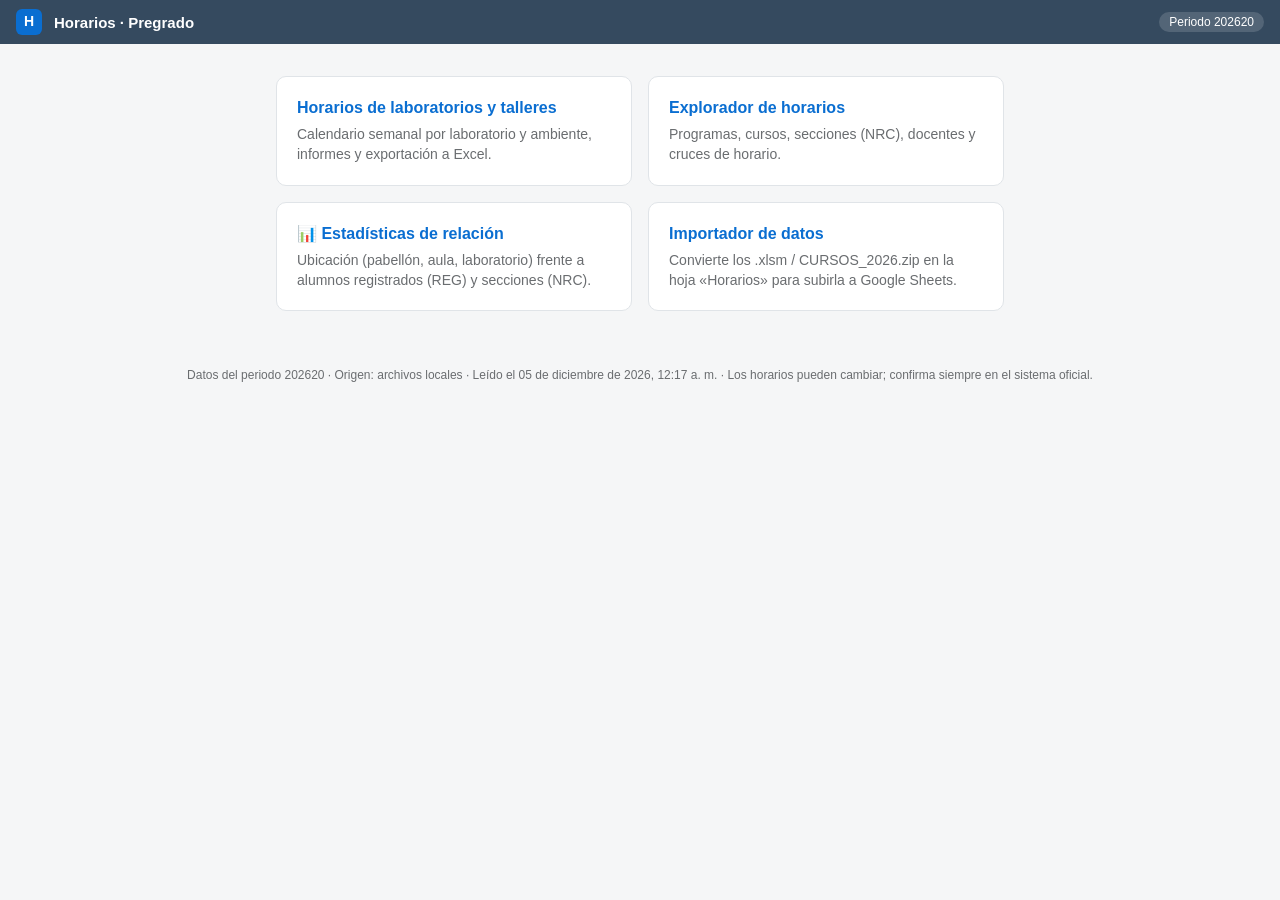
<file: index.html>
<!DOCTYPE html>
<html lang="es"><head><meta charset="utf-8">
<meta name="viewport" content="width=device-width, initial-scale=1, viewport-fit=cover">
<title>Horarios · Pregrado</title>
<link rel="stylesheet" href="assets/css/portal.css">
</head><body>
<header><div class="logo">H</div><h1>Horarios · Pregrado</h1><span class="pill" data-periodo>Periodo …</span></header>
<main>
  <a class="card" href="laboratorios.html"><b>Horarios de laboratorios y talleres</b><span>Calendario semanal por laboratorio y ambiente, informes y exportación a Excel.</span></a>
  <a class="card" href="explorador.html"><b>Explorador de horarios</b><span>Programas, cursos, secciones (NRC), docentes y cruces de horario.</span></a>
  <a class="card" href="estadisticas.html"><b>📊 Estadísticas de relación</b><span>Ubicación (pabellón, aula, laboratorio) frente a alumnos registrados (REG) y secciones (NRC).</span></a>
  <a class="card" href="importador.html"><b>Importador de datos</b><span>Convierte los .xlsm / CURSOS_2026.zip en la hoja «Horarios» para subirla a Google Sheets.</span></a>
</main>
<footer id="pie"></footer>
<script src="assets/js/datos.js" data-app="portal"></script>
</body></html>
</file>
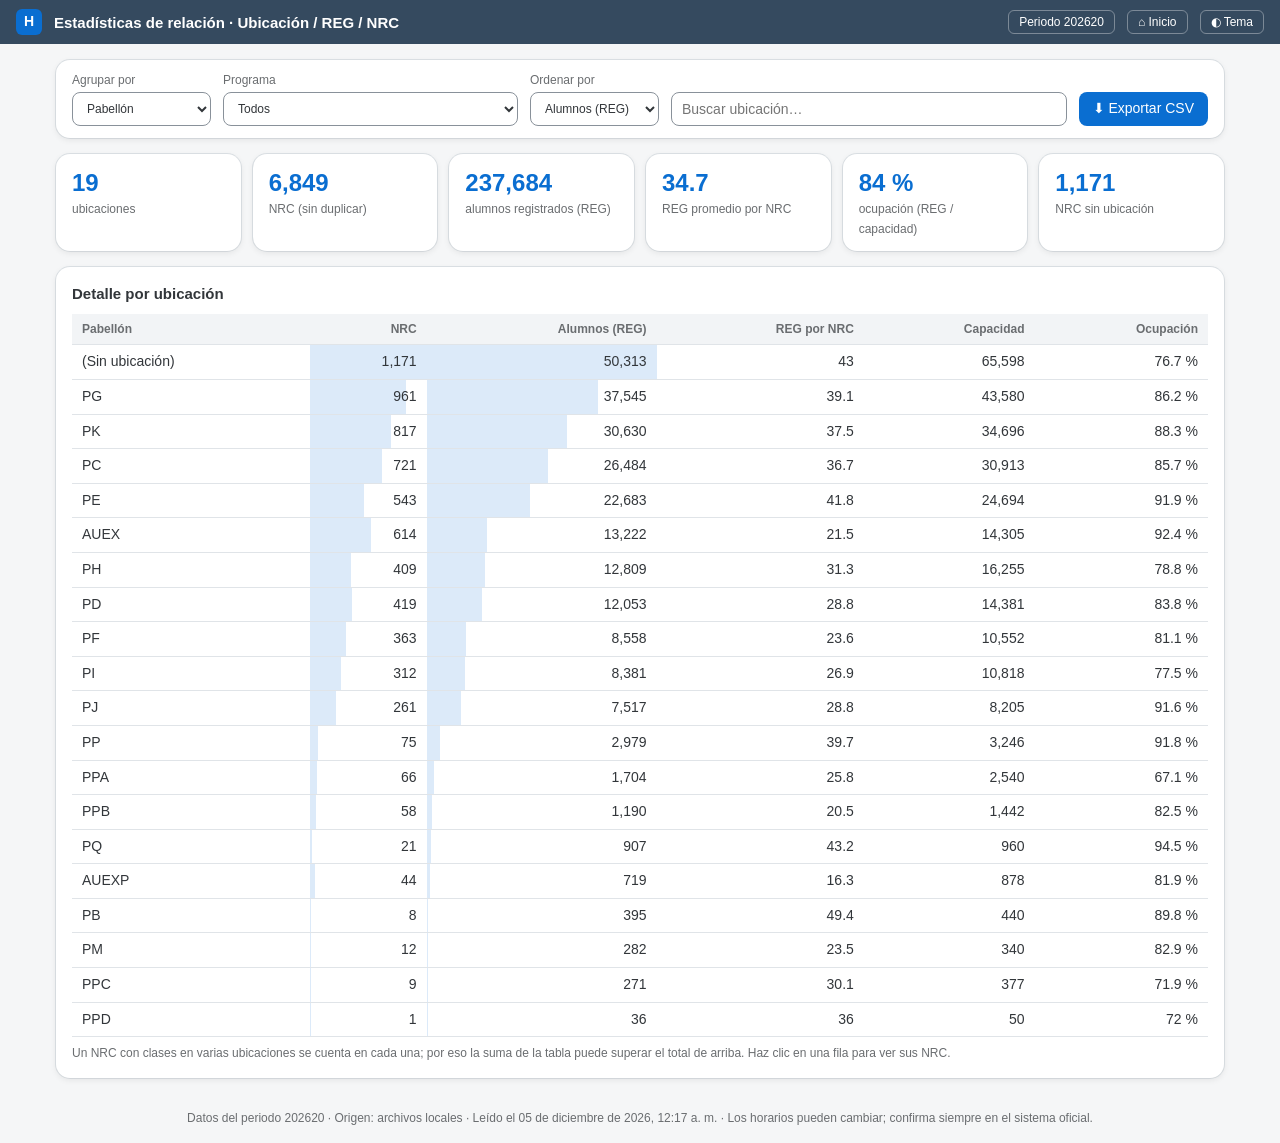
<file: estadisticas.html>
<!DOCTYPE html>
<html lang="es"><head><meta charset="utf-8">
<meta name="viewport" content="width=device-width, initial-scale=1, viewport-fit=cover">
<title>Estadísticas de relación · Pregrado</title>
<link rel="stylesheet" href="assets/css/estadisticas.css">
</head><body>
<div class="shell"><div class="logo">H</div><h1>Estadísticas de relación · Ubicación / REG / NRC</h1><span class="pill" data-periodo>Periodo …</span><a class="tbtn" href="index.html">⌂ Inicio</a><button class="tbtn" id="th">◐ Tema</button></div>
<main>
  <section class="bar">
    <label>Agrupar por
      <select id="modo"><option value="pabe">Pabellón</option><option value="aula">Aula</option><option value="lab">Laboratorio / taller</option></select></label>
    <label>Programa <select id="prog"><option value="">Todos</option></select></label>
    <label>Ordenar por
      <select id="orden"><option value="reg">Alumnos (REG)</option><option value="nrc">NRC</option><option value="prom">REG por NRC</option><option value="ocup">Ocupación</option><option value="nom">Ubicación (A–Z)</option></select></label>
    <input type="search" id="q" placeholder="Buscar ubicación…">
    <button class="btn" id="csv">⬇ Exportar CSV</button>
  </section>
  <section class="kpis" id="kp"></section>
  <section class="card"><h2>Detalle por ubicación</h2><div class="tw"><table class="tb" id="tb"></table></div><p class="nota" id="nt"></p></section>
</main>
<div class="pn" id="pn"><div class="pb" id="pb"></div></div>
<footer id="pie"></footer>
<script src="assets/js/datos.js" data-app="estadisticas"></script>
</body></html>
</file>
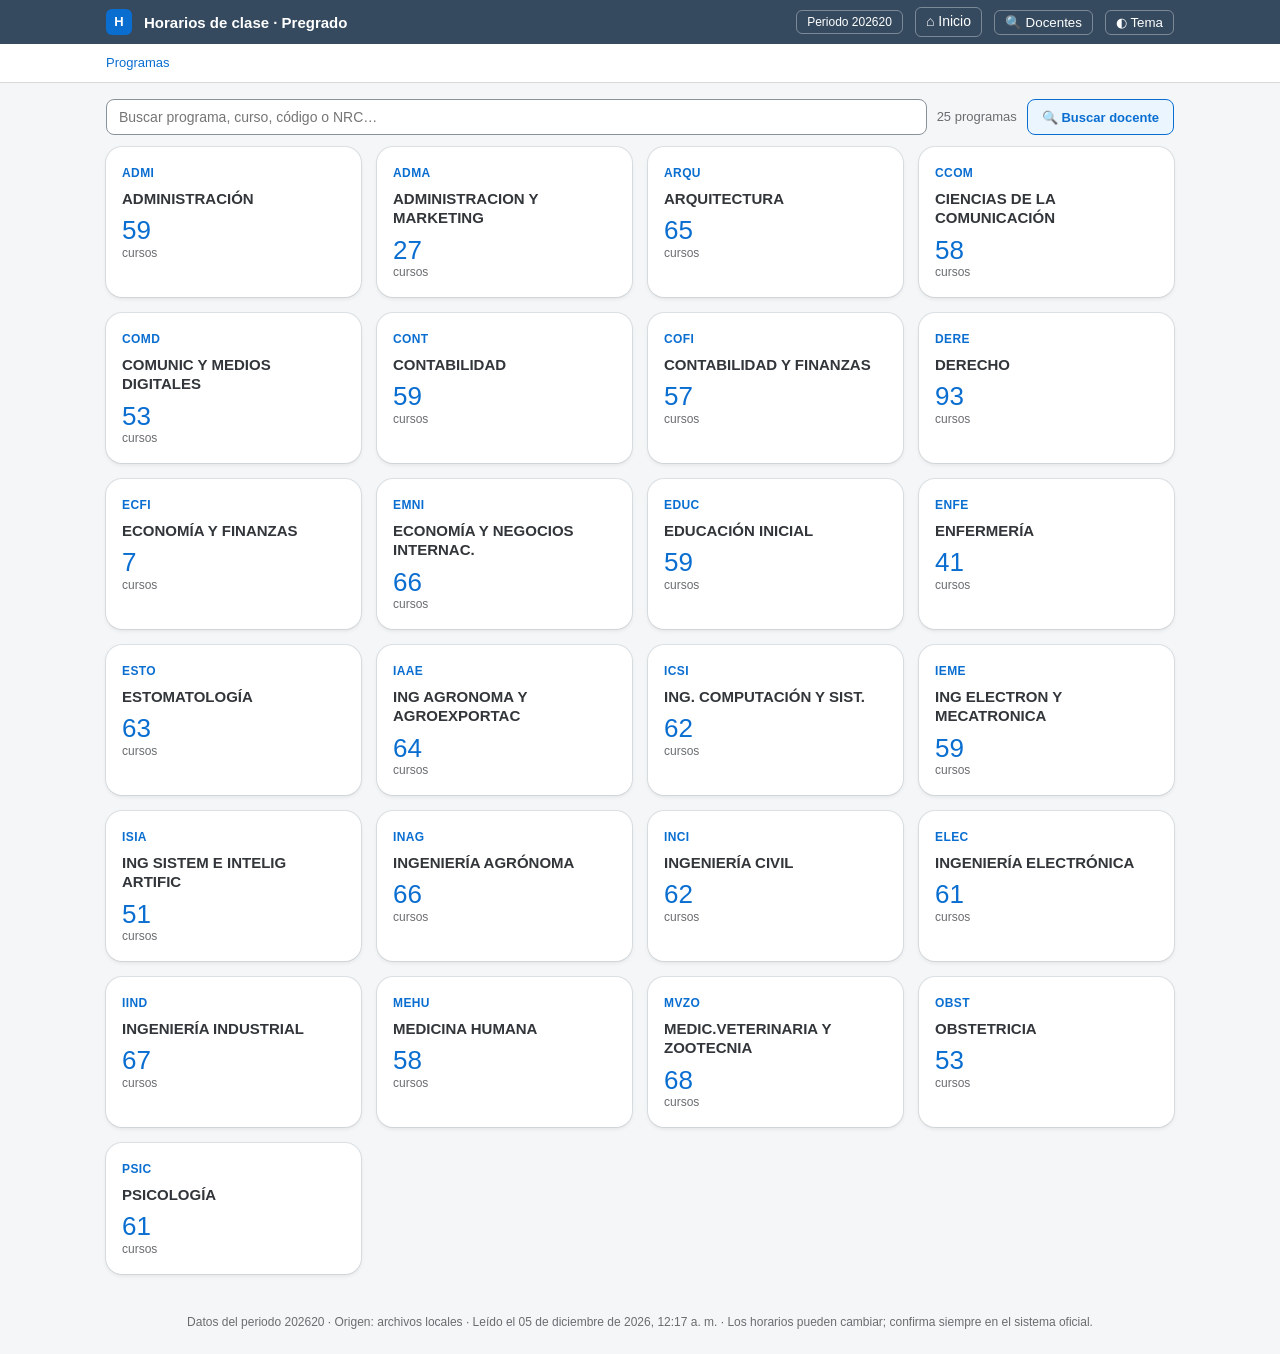
<file: explorador.html>
<!DOCTYPE html>
<html lang="es"><head><meta charset="utf-8">
<meta name="viewport" content="width=device-width, initial-scale=1, viewport-fit=cover">
<title>Explorador de horarios · Pregrado</title>
<link rel="stylesheet" href="assets/css/explorador.css">
</head><body><header><div class="shell"><div class="wrap"><div class="logo">H</div><h1>Horarios de clase · Pregrado</h1><span class="pill" data-periodo>Periodo …</span><a class="tbtn" href="index.html" style="text-decoration:none">⌂ Inicio</a><button class="tbtn" id="tdoc" onclick="go('#/docentes')">🔍 Docentes</button><button class="tbtn" id="th">◐ Tema</button></div></div>
<div class="sub0"><div class="wrap"><nav class="crumbs" id="cr"></nav></div></div></header>
<main><div class="wrap" id="app"></div></main>
<footer id="pie"></footer>
<script src="assets/js/datos.js" data-app="explorador"></script>
</body></html>
</file>
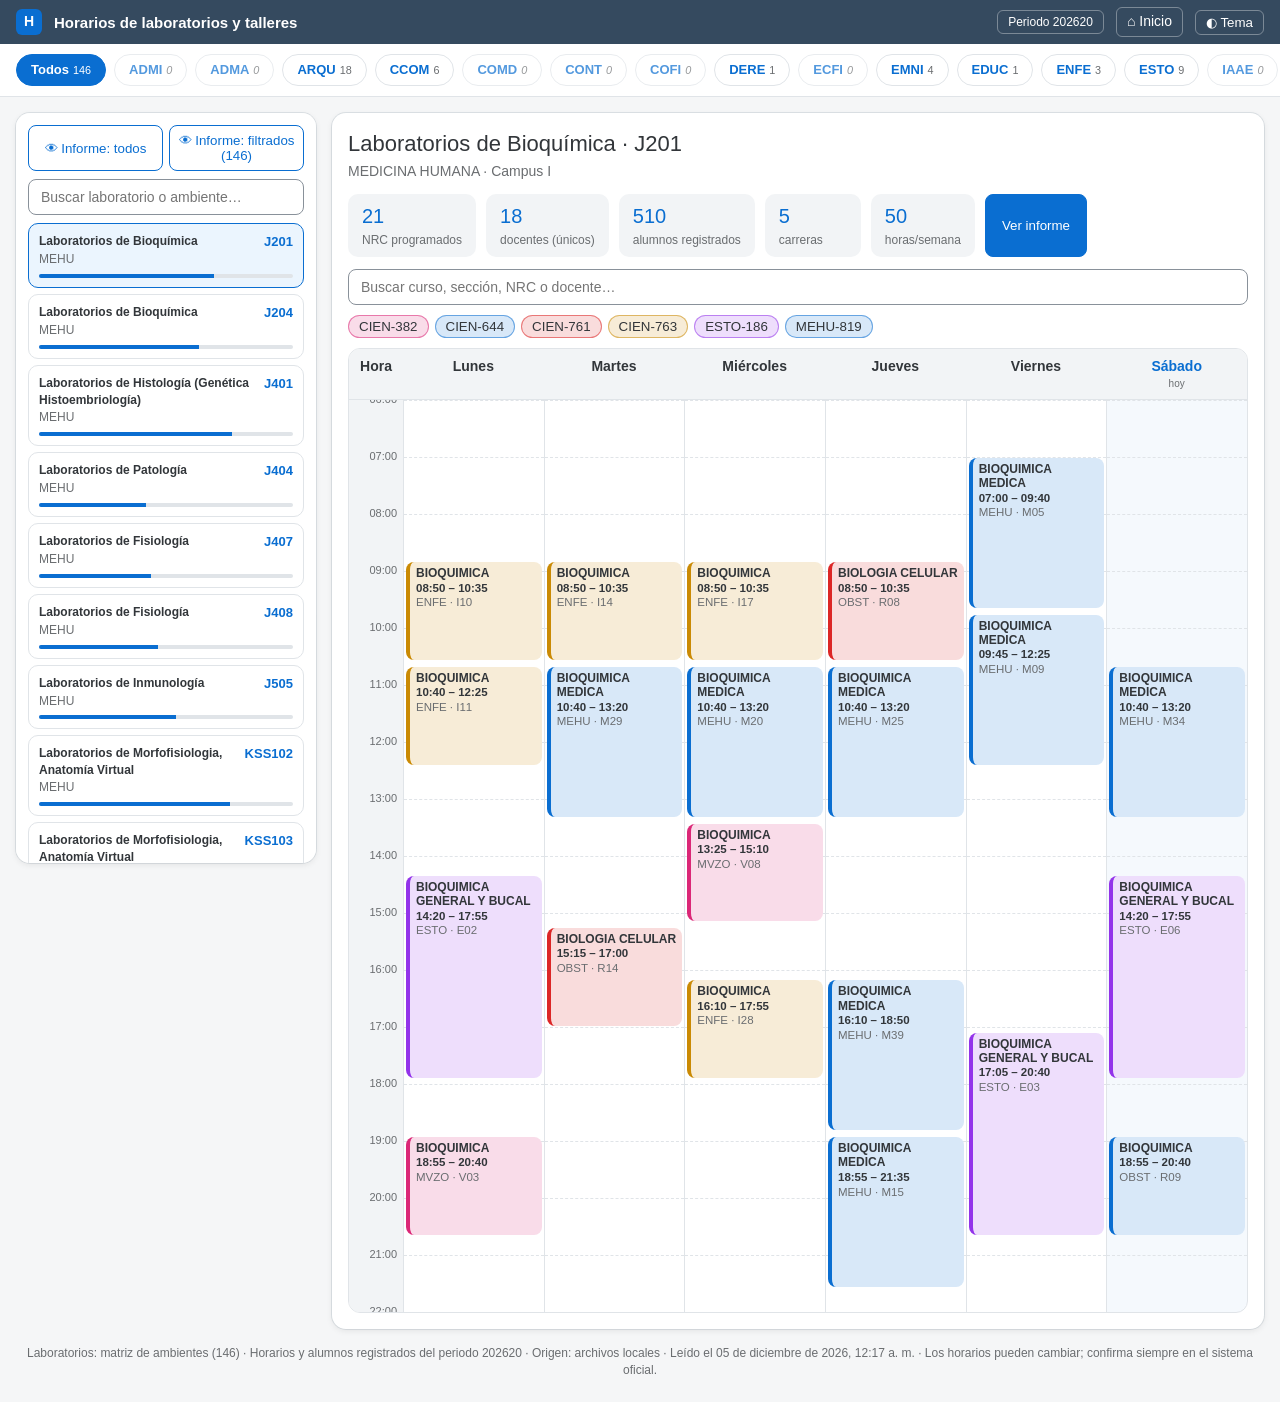
<file: laboratorios.html>
<!DOCTYPE html>
<html lang="es"><head><meta charset="utf-8">
<meta name="viewport" content="width=device-width, initial-scale=1, viewport-fit=cover">
<title>Horarios de laboratorios · Pregrado</title>
<link rel="stylesheet" href="assets/css/laboratorios.css">
</head><body>
<div class="shell"><div class="logo">H</div><h1>Horarios de laboratorios y talleres</h1><span class="pill" data-periodo>Periodo …</span><a class="tbtn" href="index.html" style="text-decoration:none">⌂ Inicio</a><button class="tbtn" id="th">◐ Tema</button></div>
<div class="progs" id="pr"></div>
<div class="lay"><aside><div class="exp"><button id="ea" onclick="previa(true)">👁 Informe: todos</button><button id="ef" onclick="previa(false)">👁 Informe: filtrados</button></div><input type="search" id="lq" placeholder="Buscar laboratorio o ambiente…"><div id="ll"></div></aside>
<section class="card" id="mn"></section></div>
<footer id="pie"></footer>
<div class="pv" id="pv"></div>
<div class="pn" id="pn"><div class="pb" id="pb"></div></div>
<script src="assets/js/datos.js" data-app="laboratorios"></script>
</body></html>
</file>
<file: assets/css/portal.css>
:root{--bg:#f5f6f7;--card:#fff;--ink:#32363a;--mut:#6a6d70;--pri:#0a6ed1;--shell:#354a5f;--line:#e0e4e8}
@media(prefers-color-scheme:dark){:root{--bg:#12171c;--card:#1d242b;--ink:#eaecee;--mut:#9aa5ae;--pri:#4db1ff;--shell:#0b0f13;--line:#2f3a44}}
*{box-sizing:border-box}body{margin:0;background:var(--bg);color:var(--ink);font:14px/1.4 Arial,Helvetica,sans-serif}
header{background:var(--shell);color:#fff;height:44px;display:flex;align-items:center;gap:12px;padding:0 16px}
.logo{width:26px;height:26px;border-radius:6px;background:#0a6ed1;display:grid;place-items:center;font-weight:700}
h1{font-size:15px;margin:0;font-weight:600}.pill{margin-left:auto;font-size:12px;background:rgba(255,255,255,.15);padding:2px 10px;border-radius:12px}
main{max-width:760px;margin:32px auto;padding:0 16px;display:grid;gap:16px;grid-template-columns:repeat(auto-fit,minmax(280px,1fr))}
.card{display:block;background:var(--card);border:1px solid var(--line);border-radius:10px;padding:20px;text-decoration:none;color:var(--ink)}
.card:hover{border-color:var(--pri)}.card b{display:block;font-size:16px;color:var(--pri);margin-bottom:6px}.card span{color:var(--mut)}
footer{text-align:center;color:var(--mut);font-size:12px;padding:24px 16px}
</file>
<file: assets/css/estadisticas.css>
:root{box-sizing:border-box;padding-top:env(safe-area-inset-top,0px);padding-bottom:env(safe-area-inset-bottom,0px);--bg:#f5f6f7;--card:#fff;--ink:#32363a;--mut:#6a6d70;--pri:#0a6ed1;--pri2:#ebf5fe;--shell:#354a5f;--line:#e0e4e8;--hdr:#f2f4f6;--ok:#107e3e;--bad:#bb0000;--sh:0 0 0 1px rgba(85,107,129,.15),0 2px 6px rgba(0,0,0,.08)}
:root[data-theme="dark"]{--bg:#12171c;--card:#1d242b;--ink:#eaecee;--mut:#9aa5ae;--pri:#4db1ff;--pri2:#16293a;--shell:#0b0f13;--line:#2f3a44;--hdr:#232c34;--ok:#5fd18a;--bad:#ff7b7b;--sh:0 0 0 1px rgba(255,255,255,.06),0 2px 8px rgba(0,0,0,.4)}
@media(prefers-color-scheme:dark){:root:not([data-theme="light"]){--bg:#12171c;--card:#1d242b;--ink:#eaecee;--mut:#9aa5ae;--pri:#4db1ff;--pri2:#16293a;--shell:#0b0f13;--line:#2f3a44;--hdr:#232c34;--ok:#5fd18a;--bad:#ff7b7b;--sh:0 0 0 1px rgba(255,255,255,.06),0 2px 8px rgba(0,0,0,.4)}}
html{scroll-padding-top:env(safe-area-inset-top,0px)}*{box-sizing:border-box}
body{margin:0;background:var(--bg);color:var(--ink);font:14px/1.4 Arial,Helvetica,sans-serif}
.shell{background:var(--shell);color:#fff;height:44px;display:flex;align-items:center;gap:12px;padding:0 16px}
.logo{width:26px;height:26px;border-radius:6px;background:#0a6ed1;display:grid;place-items:center;font-weight:700}
.shell h1{margin:0;font-size:15px;font-weight:600;flex:1;white-space:nowrap;overflow:hidden;text-overflow:ellipsis}
.pill{border:1px solid rgba(255,255,255,.35);border-radius:6px;padding:3px 10px;font-size:12px;white-space:nowrap}
.tbtn{background:transparent;color:#fff;border:1px solid rgba(255,255,255,.35);border-radius:6px;padding:4px 10px;cursor:pointer;font:12px Arial;text-decoration:none}
main{max-width:1200px;margin:0 auto;padding:16px;display:grid;gap:16px}
.card{background:var(--card);border-radius:14px;box-shadow:var(--sh);padding:16px}
.card h2{margin:0 0 10px;font-size:15px}
.bar{display:flex;flex-wrap:wrap;gap:12px;align-items:end;background:var(--card);border-radius:14px;box-shadow:var(--sh);padding:12px 16px}
.bar label{display:grid;gap:3px;font-size:12px;color:var(--mut)}
select,input[type=search]{height:34px;border:1px solid #89919a;border-radius:8px;padding:0 10px;background:var(--card);color:var(--ink);font:inherit}
input[type=search]{flex:1;min-width:160px}
.btn{height:34px;border:0;border-radius:8px;background:var(--pri);color:#fff;padding:0 14px;cursor:pointer;font:inherit}
.kpis{display:grid;grid-template-columns:repeat(auto-fit,minmax(150px,1fr));gap:12px}
.kpi{background:var(--card);border-radius:14px;box-shadow:var(--sh);padding:12px 16px}.kpi b{display:block;font-size:24px;color:var(--pri)}.kpi span{color:var(--mut);font-size:12px}
.tw{overflow-x:auto}.tb{width:100%;border-collapse:collapse}
.tb th,.tb td{padding:7px 10px;border-bottom:1px solid var(--line);text-align:right;white-space:nowrap}
.tb th{background:var(--hdr);font-size:12px;color:var(--mut)}.tb th:first-child,.tb td:first-child,.tb th.l,.tb td.l{text-align:left}
.tb tbody tr{cursor:pointer}.tb tbody tr:hover{background:var(--pri2)}
.db{position:relative}.db i{position:absolute;left:0;top:0;bottom:0;background:var(--pri);opacity:.14}.db span{position:relative}
.nota{color:var(--mut);font-size:12px;margin:8px 0 0}
svg text{fill:var(--mut);font:11px Arial}svg .ax{stroke:var(--line)}svg circle{fill:var(--pri);fill-opacity:.55;stroke:var(--pri);cursor:pointer}svg circle:hover{fill-opacity:.95}svg .rg{stroke:var(--bad);stroke-width:2;stroke-dasharray:5 4}
.pn{display:none;position:fixed;inset:0;background:rgba(0,0,0,.45);z-index:9;align-items:center;justify-content:center;padding:16px}.pn.on{display:flex}
.pb{background:var(--card);border-radius:14px;max-width:900px;width:100%;max-height:85vh;overflow:auto;padding:18px;position:relative}
.pb h3{margin:0 40px 4px 0}.pb p{margin:0 0 10px;color:var(--mut)}
.x{position:absolute;right:12px;top:12px;border:0;background:var(--hdr);color:var(--ink);border-radius:8px;width:30px;height:30px;cursor:pointer}
footer{text-align:center;color:var(--mut);font-size:12px;padding:16px}
</file>
<file: assets/css/explorador.css>
:root{box-sizing:border-box;padding-top:env(safe-area-inset-top,0px);padding-bottom:env(safe-area-inset-bottom,0px);--bg:#f5f6f7;--card:#fff;--ink:#32363a;--mut:#6a6d70;--pri:#0a6ed1;--pri2:#ebf5fe;--shell:#354a5f;--acc:#e9730c;--line:#d9d9d9;--ok:#107e3e;--warn:#e9730c;--bad:#bb0000;--hdr:#f2f2f2}
:root[data-theme="dark"]{--bg:#12171c;--card:#1d242b;--ink:#eaecee;--mut:#9aa5ae;--pri:#4db1ff;--pri2:#16293a;--shell:#0b0f13;--acc:#ffa040;--line:#38434d;--ok:#5fd18a;--warn:#ffa040;--bad:#ff6b6b;--hdr:#232c34}
@media(prefers-color-scheme:dark){:root:not([data-theme="light"]){--bg:#12171c;--card:#1d242b;--ink:#eaecee;--mut:#9aa5ae;--pri:#4db1ff;--pri2:#16293a;--shell:#0b0f13;--acc:#ffa040;--line:#38434d;--ok:#5fd18a;--warn:#ffa040;--bad:#ff6b6b;--hdr:#232c34}}
html{scroll-padding-top:env(safe-area-inset-top,0px)}
*{box-sizing:border-box}body{margin:0;background:var(--bg);color:var(--ink);font:14px/1.4 "72","72full",Arial,Helvetica,sans-serif}
.wrap{max-width:1100px;margin:0 auto;padding:0 16px}
.shell{background:var(--shell);color:#fff;height:44px;display:flex;align-items:center}
.shell .wrap{display:flex;align-items:center;gap:12px;width:100%}
.logo{width:26px;height:26px;border-radius:6px;background:#0a6ed1;display:grid;place-items:center;font-weight:700;font-size:13px}
.shell h1{margin:0;font-size:15px;font-weight:600;flex:1;white-space:nowrap;overflow:hidden;text-overflow:ellipsis}
.pill{border:1px solid rgba(255,255,255,.35);border-radius:6px;padding:3px 10px;font-size:12px;white-space:nowrap}
.tbtn{background:transparent;color:#fff;border:1px solid rgba(255,255,255,.35);border-radius:6px;padding:4px 10px;cursor:pointer;font:12px inherit}
.tbtn:hover{background:rgba(255,255,255,.12)}
.sub0{background:var(--card);border-bottom:1px solid var(--line)}
nav.crumbs{display:flex;gap:6px;flex-wrap:wrap;padding:10px 0;font-size:13px;color:var(--mut)}
nav.crumbs a{color:var(--pri);cursor:pointer;text-decoration:none}nav.crumbs a:hover{text-decoration:underline}nav.crumbs b{color:var(--ink);font-weight:400}
main{padding:16px 0 40px}
.bar{display:flex;gap:10px;flex-wrap:wrap;margin-bottom:12px;align-items:center}
input[type=search]{flex:1;min-width:200px;height:36px;padding:0 12px;border:1px solid #89919a;border-radius:8px;background:var(--card);color:var(--ink);font:inherit}
input[type=search]:hover{border-color:var(--pri)}input[type=search]:focus{outline:2px solid var(--pri);outline-offset:1px}
.cnt{color:var(--mut);font-size:13px}
.grid{display:grid;grid-template-columns:repeat(auto-fill,minmax(230px,1fr));gap:16px}
.pc{background:var(--card);border-radius:16px;padding:16px;cursor:pointer;box-shadow:0 0 0 1px rgba(85,107,129,.15),0 2px 4px rgba(0,0,0,.08);min-height:112px;transition:box-shadow .15s}
.pc:hover{box-shadow:0 0 0 1px var(--pri),0 4px 10px rgba(0,0,0,.14)}
.code{display:inline-block;color:var(--pri);font:600 12px Arial,sans-serif;letter-spacing:.4px}
.pc h3{margin:6px 0 8px;font-size:15px;font-weight:600;line-height:1.3}.pc p{margin:0;color:var(--mut);font-size:12px}
.pc .big{font-size:26px;font-weight:300;color:var(--pri);display:block;line-height:1.1;margin-top:6px}
.list{background:var(--card);border-radius:12px;box-shadow:0 0 0 1px rgba(85,107,129,.15),0 2px 4px rgba(0,0,0,.08);overflow:hidden}
.lh{display:flex;gap:12px;padding:0 16px;height:40px;align-items:center;background:var(--hdr);border-bottom:1px solid var(--line);font-weight:600;font-size:13px;color:var(--mut)}
.row{display:flex;gap:12px;align-items:center;padding:0 16px;min-height:44px;border-bottom:1px solid var(--line);cursor:pointer}
.row:last-child{border:0}.row:hover{background:var(--pri2)}.row .n{flex:1}.row .s{color:var(--mut);font-size:12px;white-space:nowrap}.row .s::after{content:" ›";font-size:16px}
.row .code,.lh span:first-child{min-width:86px}
h2{margin:0 0 2px;font-size:22px;font-weight:400}.sub{color:var(--mut);margin:0 0 14px;font-size:13px}
.tabs{display:flex;gap:4px;margin-bottom:14px;border-bottom:1px solid var(--line)}
.tab{border:0;background:transparent;color:var(--ink);padding:10px 14px;cursor:pointer;font:inherit;border-bottom:3px solid transparent;margin-bottom:-1px}
.tab:hover{background:var(--pri2)}.tab.on{color:var(--pri);border-bottom-color:var(--pri);font-weight:600}
.sec{background:var(--card);border-radius:12px;margin-bottom:12px;overflow:hidden;box-shadow:0 0 0 1px rgba(85,107,129,.15),0 2px 4px rgba(0,0,0,.08)}
.sh{display:flex;flex-wrap:wrap;gap:6px 18px;padding:10px 16px;background:var(--hdr);border-bottom:1px solid var(--line);font-size:13px;align-items:center}
.sh b{font-size:15px;font-weight:600}.sh em{font-style:normal;color:var(--mut)}
.tag{font-size:12px;font-weight:600;padding:1px 8px;border-radius:8px;border:1px solid currentColor;background:transparent}
.tag.t{color:var(--pri)}.tag.p{color:var(--ok)}
.cap{margin-left:auto;min-width:150px;font-size:12px;color:var(--mut)}
.cap i{display:block;height:8px;background:var(--line);border-radius:4px;margin-top:3px;overflow:hidden}.cap i u{display:block;height:100%;background:var(--ok)}
.cap.full{color:var(--bad)}.cap.full i u{background:var(--bad)}
.mt{display:flex;flex-wrap:wrap;gap:6px 16px;padding:10px 16px;border-top:1px solid var(--line);align-items:center}
.sh+.mt{border-top:0}
.day{border:1px solid var(--pri);color:var(--pri);font-weight:600;font-size:12px;border-radius:8px;padding:1px 8px;min-width:44px;text-align:center}
.hr{font-weight:600;font-variant-numeric:tabular-nums}.au{color:var(--mut);font-size:13px}.dc{flex:1;min-width:180px;text-align:right;font-size:13px}
@media(max-width:560px){.dc{text-align:left}.cap{margin-left:0;width:100%}.shell h1{font-size:13px}}
.dc a,.tl a{color:var(--pri);text-decoration:none}.dc a:hover,.tl a:hover{text-decoration:underline}
.tbtn.on{background:rgba(255,255,255,.2)}
.lnk{height:36px;padding:0 14px;border:1px solid var(--pri);border-radius:8px;background:var(--pri2);color:var(--pri);font-weight:600;font-size:13px;font-family:inherit;cursor:pointer;white-space:nowrap}
.lnk:hover{background:var(--pri);color:#fff}
.trow{display:flex;gap:12px;align-items:center;padding:8px 16px;min-height:48px;border-bottom:1px solid var(--line);cursor:pointer}
.trow:last-child{border:0}.trow:hover{background:var(--pri2)}.trow .n{flex:1;font-weight:600}.trow .n small{display:block;font-weight:400;color:var(--mut);font-size:12px}
.trow .s{color:var(--mut);font-size:12px;white-space:nowrap;text-align:right}.trow .s::after{content:" ›";font-size:16px}
mark{background:#ffe08a;color:#000;border-radius:3px;padding:0 1px}
.stats{display:flex;flex-wrap:wrap;gap:12px;margin:0 0 16px}
.stat{background:var(--card);border-radius:12px;padding:10px 16px;box-shadow:0 0 0 1px rgba(85,107,129,.15),0 2px 4px rgba(0,0,0,.08);min-width:120px}
.stat b{display:block;font-size:22px;font-weight:300;color:var(--pri)}.stat span{font-size:12px;color:var(--mut)}
.dh{padding:8px 16px;background:var(--hdr);border-bottom:1px solid var(--line);font-weight:600;display:flex;align-items:center;gap:10px}
.tl{display:flex;flex-wrap:wrap;gap:6px 14px;padding:10px 16px;border-bottom:1px solid var(--line);align-items:center}
.tl:last-child{border:0}.tl .what{flex:1;min-width:200px}.tl .what b{font-weight:600}.tl .what em{display:block;font-style:normal;color:var(--mut);font-size:12px}
.tag.x{color:var(--bad)}
.empty{padding:30px;text-align:center;color:var(--mut)}
footer{text-align:center;color:var(--mut);font-size:12px;padding:0 16px 24px}
</file>
<file: assets/css/laboratorios.css>
:root{box-sizing:border-box;padding-top:env(safe-area-inset-top,0px);padding-bottom:env(safe-area-inset-bottom,0px);--bg:#f5f6f7;--card:#fff;--ink:#32363a;--mut:#6a6d70;--pri:#0a6ed1;--pri2:#ebf5fe;--shell:#354a5f;--line:#e0e4e8;--hdr:#f2f4f6;--ok:#107e3e;--bad:#bb0000;--sh:0 0 0 1px rgba(85,107,129,.15),0 2px 6px rgba(0,0,0,.08)}
:root[data-theme="dark"]{--bg:#12171c;--card:#1d242b;--ink:#eaecee;--mut:#9aa5ae;--pri:#4db1ff;--pri2:#16293a;--shell:#0b0f13;--line:#2f3a44;--hdr:#232c34;--ok:#5fd18a;--bad:#ff7b7b;--sh:0 0 0 1px rgba(255,255,255,.06),0 2px 8px rgba(0,0,0,.4)}
@media(prefers-color-scheme:dark){:root:not([data-theme="light"]){--bg:#12171c;--card:#1d242b;--ink:#eaecee;--mut:#9aa5ae;--pri:#4db1ff;--pri2:#16293a;--shell:#0b0f13;--line:#2f3a44;--hdr:#232c34;--ok:#5fd18a;--bad:#ff7b7b;--sh:0 0 0 1px rgba(255,255,255,.06),0 2px 8px rgba(0,0,0,.4)}}
html{scroll-padding-top:env(safe-area-inset-top,0px)}*{box-sizing:border-box}
body{margin:0;background:var(--bg);color:var(--ink);font:14px/1.4 "72",Arial,Helvetica,sans-serif}
.shell{background:var(--shell);color:#fff;height:44px;display:flex;align-items:center;gap:12px;padding:0 16px}
.logo{width:26px;height:26px;border-radius:6px;background:#0a6ed1;display:grid;place-items:center;font-weight:700}
.shell h1{margin:0;font-size:15px;font-weight:600;flex:1;white-space:nowrap;overflow:hidden;text-overflow:ellipsis}
.pill{border:1px solid rgba(255,255,255,.35);border-radius:6px;padding:3px 10px;font-size:12px;white-space:nowrap}
.tbtn{background:transparent;color:#fff;border:1px solid rgba(255,255,255,.35);border-radius:6px;padding:4px 10px;cursor:pointer;font:12px inherit}
.progs{background:var(--card);border-bottom:1px solid var(--line);padding:10px 16px;display:flex;gap:8px;overflow-x:auto}
.pc{flex:0 0 auto;border:1px solid var(--line);background:var(--card);color:var(--ink);border-radius:99px;padding:6px 14px;cursor:pointer;font:inherit;font-size:13px;white-space:nowrap}
.pc b{color:var(--pri)}.pc small{color:var(--mut);margin-left:4px}.pc.on{background:var(--pri);border-color:var(--pri);color:#fff}.pc.on b,.pc.on small{color:#fff}
.lay{display:grid;grid-template-columns:300px 1fr;gap:16px;padding:16px;max-width:1500px;margin:0 auto}
aside{background:var(--card);border-radius:14px;box-shadow:var(--sh);padding:12px;align-self:start;max-height:calc(100vh - 150px);overflow:auto;position:sticky;top:12px}
input[type=search]{width:100%;height:36px;border:1px solid #89919a;border-radius:8px;padding:0 12px;background:var(--card);color:var(--ink);font:inherit;margin-bottom:8px}
input[type=search]:focus{outline:2px solid var(--pri);outline-offset:1px}
.fr{display:flex;align-items:center;gap:6px;font-size:12px;color:var(--mut);margin:0 0 8px}
.lb{display:block;width:100%;text-align:left;border:1px solid var(--line);background:var(--card);color:var(--ink);border-radius:10px;padding:9px 10px;margin-bottom:6px;cursor:pointer;font:inherit;transition:.12s}
.lb:hover{border-color:var(--pri)}.lb.on{border-color:var(--pri);background:var(--pri2)}
.lb b{display:flex;justify-content:space-between;gap:8px;font-size:13px}.lb b em{font-style:normal;color:var(--pri);font-weight:700}
.lb span{display:block;color:var(--mut);font-size:12px}
.st{display:inline-block;width:8px;height:8px;border-radius:50%;margin-right:5px;background:var(--mut)}.st.f{background:var(--ok)}.st.o{background:var(--bad)}
.lb i{display:block;height:4px;border-radius:9px;background:var(--line);margin-top:6px;overflow:hidden}.lb i u{display:block;height:100%;background:var(--pri)}
.card{background:var(--card);border-radius:14px;box-shadow:var(--sh);padding:16px;min-width:0}
h2{margin:0;font-size:22px;font-weight:400}.sub{color:var(--mut);margin:2px 0 12px}
.kp{display:flex;gap:10px;flex-wrap:wrap;margin-bottom:12px}
.k{background:var(--hdr);border-radius:10px;padding:8px 14px;min-width:96px}.k b{display:block;font-size:20px;font-weight:300;color:var(--pri)}.k span{font-size:12px;color:var(--mut)}

.tools{display:flex;gap:8px;flex-wrap:wrap;align-items:center;margin-bottom:10px}
.tools input{width:auto;flex:1;min-width:180px;margin:0}
.tab{border:1px solid var(--line);background:var(--card);color:var(--ink);border-radius:99px;padding:5px 12px;cursor:pointer;font:600 12px inherit}.tab.on{background:var(--pri);border-color:var(--pri);color:#fff}
.leg{display:flex;gap:6px;flex-wrap:wrap;margin-bottom:10px}
.lg{border-radius:99px;padding:3px 10px;font:600 11px inherit;cursor:pointer;color:var(--ink);background:color-mix(in srgb,var(--k) 16%,var(--card));border:1.5px solid color-mix(in srgb,var(--k) 55%,transparent)}.lg.on{background:var(--k);color:#fff}
.cal{display:grid;overflow:auto;border:1px solid var(--line);border-radius:12px;position:relative}
.hd{background:var(--hdr);font-weight:600;text-align:center;padding:8px 4px;border-bottom:1px solid var(--line);position:sticky;top:0;z-index:3}
.hd.td{color:var(--pri)}.hd small{display:block;font-weight:400;color:var(--mut);font-size:10px}
.tm{position:relative;background:var(--hdr);position:sticky;left:0;z-index:2}.tm span{position:absolute;right:6px;font-size:11px;color:var(--mut);transform:translateY(-50%)}
.col{position:relative;border-left:1px solid var(--line)}.col.td{background:color-mix(in srgb,var(--pri) 4%,transparent)}
.ln{position:absolute;left:0;right:0;border-top:1px dashed var(--line)}
.ev{position:absolute;border-radius:8px;padding:4px 6px;overflow:hidden;cursor:pointer;border-left:4px solid var(--k);background:color-mix(in srgb,var(--k) 16%,var(--card));font-size:11.5px;line-height:1.2;transition:transform .12s,box-shadow .12s,opacity .2s;animation:in .3s both}
.ev:hover{transform:scale(1.02);box-shadow:var(--sh);z-index:4}.ev b{display:block;font-size:12px}.ev span{display:block;color:var(--mut);margin-top:1px}.ev .hr{color:var(--ink);font-weight:600}.ev.dim{opacity:.12}
@keyframes in{from{opacity:0;transform:translateY(5px)}}

.emp{padding:40px 10px;text-align:center;color:var(--mut)}
.days{display:none;gap:6px;margin-bottom:10px}.days button{flex:1;border:1px solid var(--line);background:var(--card);color:var(--ink);border-radius:8px;padding:7px 0;font:600 12px inherit;cursor:pointer}.days button.on{background:var(--pri);color:#fff;border-color:var(--pri)}
.pn{position:fixed;inset:0;z-index:20;display:none;align-items:flex-end;padding:12px;background:rgba(0,0,0,.25)}.pn.on{display:flex}
.pb{width:100%;max-width:520px;margin:0 auto;background:var(--card);border-radius:16px;box-shadow:0 10px 40px rgba(0,0,0,.35);padding:16px;border-top:6px solid var(--k);animation:in .25s both}
.pb h3{margin:0 0 6px;font-size:17px;font-weight:600}.pb p{margin:3px 0;color:var(--mut)}.pb p b{color:var(--ink)}
.pb .x{float:right;border:0;background:var(--hdr);color:var(--ink);width:30px;height:30px;border-radius:50%;cursor:pointer}
button.inf{border:1px solid var(--pri);background:var(--pri);color:#fff;border-radius:8px;padding:0 16px;font:600 13px inherit;cursor:pointer;align-self:stretch}
.tb{width:100%;border-collapse:collapse;margin-top:10px;font-size:13px}.tb th,.tb td{padding:6px 4px;border-bottom:1px solid var(--line);text-align:right}.tb th:first-child,.tb td:first-child{text-align:left}.tb th{color:var(--mut);font-weight:600;font-size:12px}.tb tfoot td{font-weight:700;border-bottom:0}
.pb.w{max-width:620px;max-height:85vh;overflow:auto}
.pv{position:fixed;inset:0;z-index:30;background:var(--bg);display:none;flex-direction:column;padding-top:env(safe-area-inset-top,0px)}.pv.on{display:flex}
.pvh{background:var(--shell);color:#fff;padding:10px 16px;display:flex;gap:10px;align-items:center;flex-wrap:wrap}.pvh h2{color:#fff;font-size:15px;font-weight:600;flex:1;margin:0;min-width:200px;overflow:hidden;text-overflow:ellipsis}
.pvh button{border:1px solid rgba(255,255,255,.4);background:transparent;color:#fff;border-radius:8px;padding:7px 14px;font:600 13px inherit;cursor:pointer}.pvh .dl{background:var(--pri);border-color:var(--pri)}
.pvt{display:flex;gap:6px;padding:10px 16px;background:var(--card);border-bottom:1px solid var(--line);flex-wrap:wrap;align-items:center}.pvt input{max-width:260px;margin:0 0 0 auto;flex:1;min-width:140px}
.pvb{flex:1;overflow:auto;padding:0 16px 16px}
table.pt{border-collapse:collapse;font-size:13px;width:100%;background:var(--card)}table.pt th{position:sticky;top:0;background:var(--pri);color:#fff;text-align:left;padding:8px;font-weight:600;white-space:nowrap}table.pt td{padding:6px 8px;border-bottom:1px solid var(--line);vertical-align:top}table.pt td.num{text-align:right;white-space:nowrap}table.pt tr.tot td{font-weight:700;background:var(--pri2);position:sticky;bottom:0}table.pt tbody tr:hover td{background:var(--pri2)}
.exp{display:flex;gap:6px;margin-bottom:8px}.exp button,.pb .ex{flex:1;border:1px solid var(--pri);background:var(--card);color:var(--pri);border-radius:8px;padding:7px 6px;font:600 12px inherit;cursor:pointer}.exp button:hover,.pb .ex:hover{background:var(--pri);color:#fff}.pb .ex{display:block;width:100%;margin-top:12px;padding:9px}
footer{text-align:center;color:var(--mut);font-size:12px;padding:0 16px 24px}
@media(max-width:900px){.lay{grid-template-columns:1fr;padding:10px}aside{position:static;max-height:260px}.days{display:flex}}

.pc.nolab{opacity:.7}.pc.nolab small{font-style:italic}
</file>
